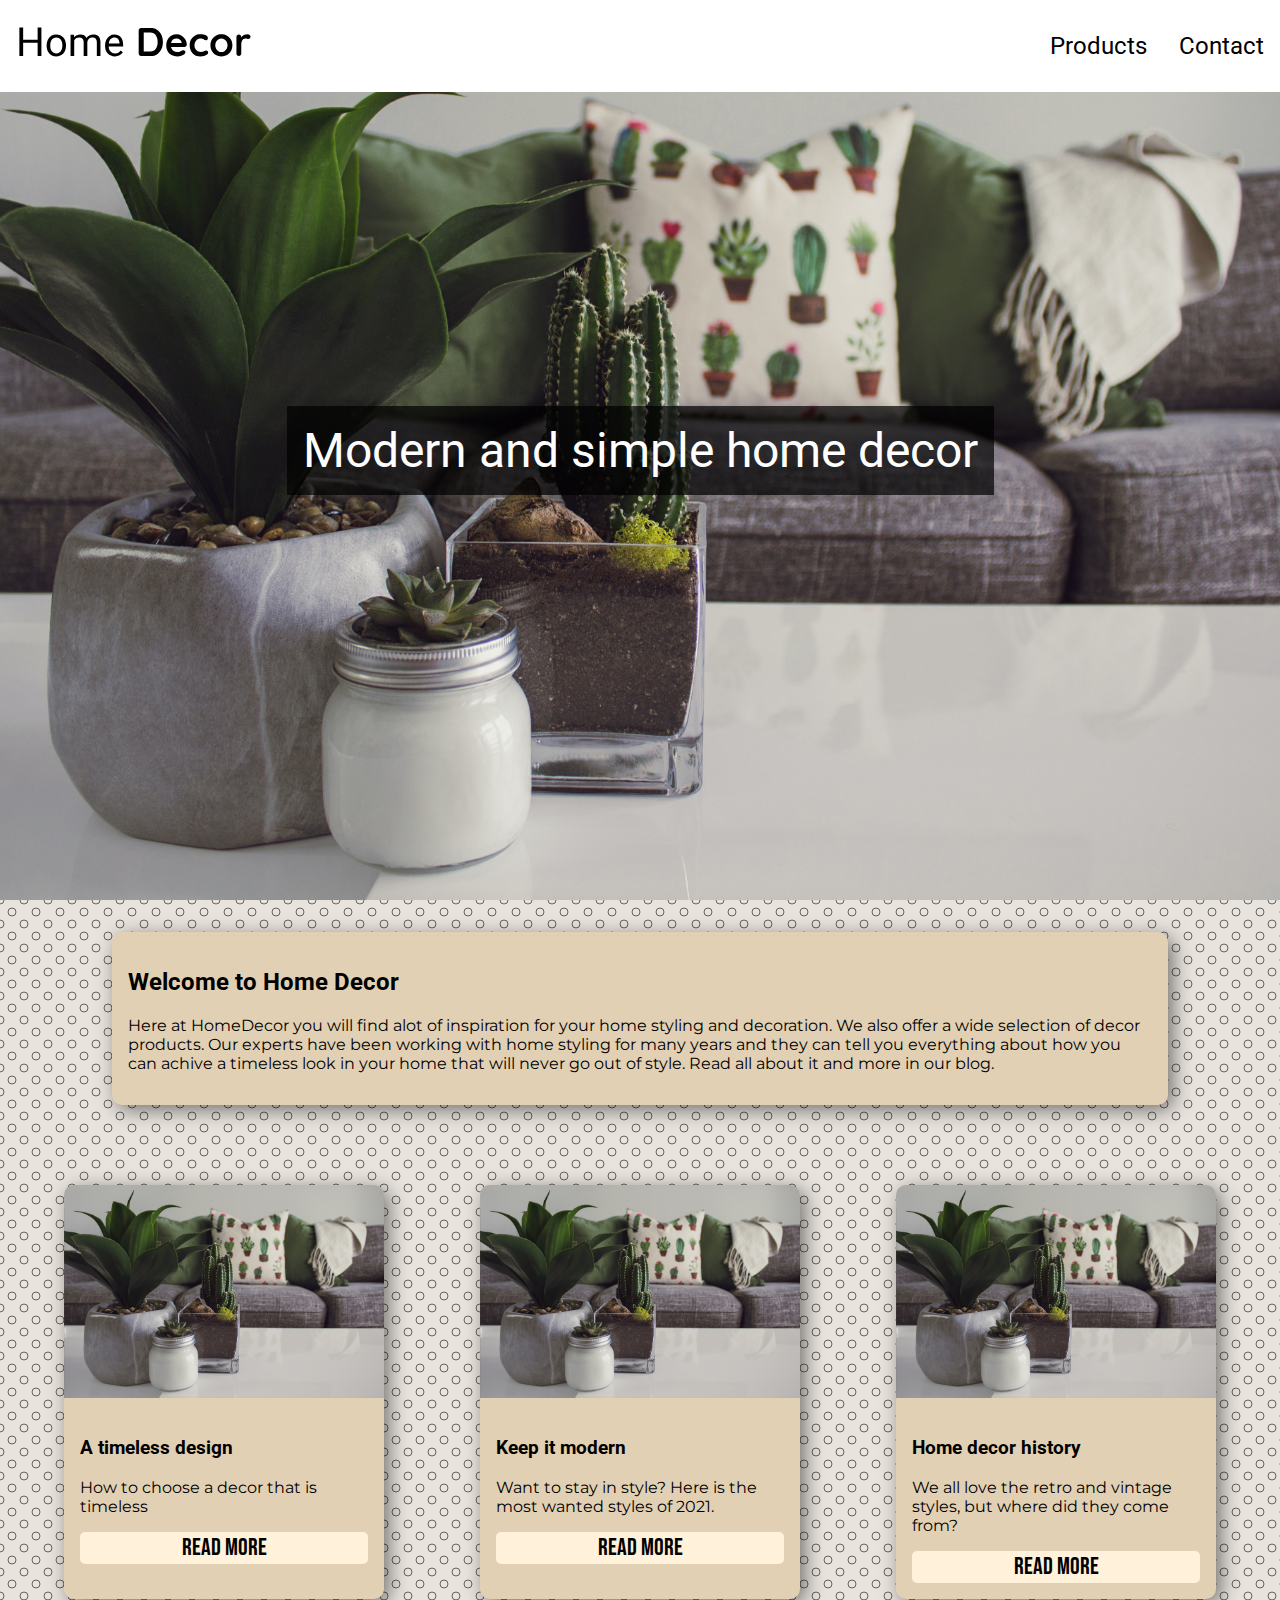
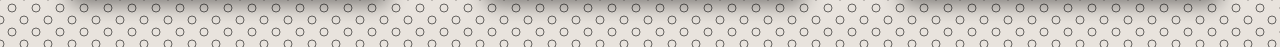
<file: index.html>
<!DOCTYPE html>
<html lang="en">
<head>
    <meta charset="UTF-8">
    <meta http-equiv="X-UA-Compatible" content="IE=edge">
    <meta name="viewport" content="width=device-width, initial-scale=1.0">
    <title>Design2 | MA</title>
    <link rel="stylesheet" href="css/style.css">
</head>
<body>
    <header>
        <div class="logo">
            <img src="img/Group 1.svg" alt="home decor logo">
        </div>
        <div class="navbar">
            <ul>
                <li><a href="products.html">Products</a></li>
                <li>Contact</li>
            </ul>
        </div>
    </header>
    <main class="home-main">
        <div class="hero">
            <div class="hero-text">
                <h1>Modern and simple home decor</h1>
            </div>
        </div>
        <div class="info">
            <h2>Welcome to Home Decor</h2>
            <p>Here at HomeDecor you will find alot of inspiration for your home styling and decoration. We also offer a wide selection of decor products. Our experts have been working with home styling for many years and they can tell you everything about how you can achive a timeless look in your home that will never go out of style. Read all about it and more in our blog.</p>
        </div>
        <div class="cards">
            <div class="card">
                <img src="img/pexels-designecologist-1005058.jpg" alt="">
                <div class="card-text">
                    <h3>A timeless design</h3>
                    <p>How to choose a decor that is timeless</p>
                    <button class="card-btn">Read more</button>
                </div>
            </div>
            <div class="card">
                <img src="img/pexels-designecologist-1005058.jpg" alt="">
                <div class="card-text">
                    <h3>Keep it modern</h3>
                    <p>Want to stay in style? Here is the most wanted styles of 2021.</p>
                    <button class="card-btn">Read more</button>
                </div>
            </div>
            <div class="card">
                <img src="img/pexels-designecologist-1005058.jpg" alt="">
                <div class="card-text">
                    <h3>Home decor history</h3>
                    <p>We all love the retro and vintage styles, but where did they come from?</p>
                    <button class="card-btn">Read more</button>
                </div>
            </div>
        </div>
    </main>
</body>
</html>
</file>
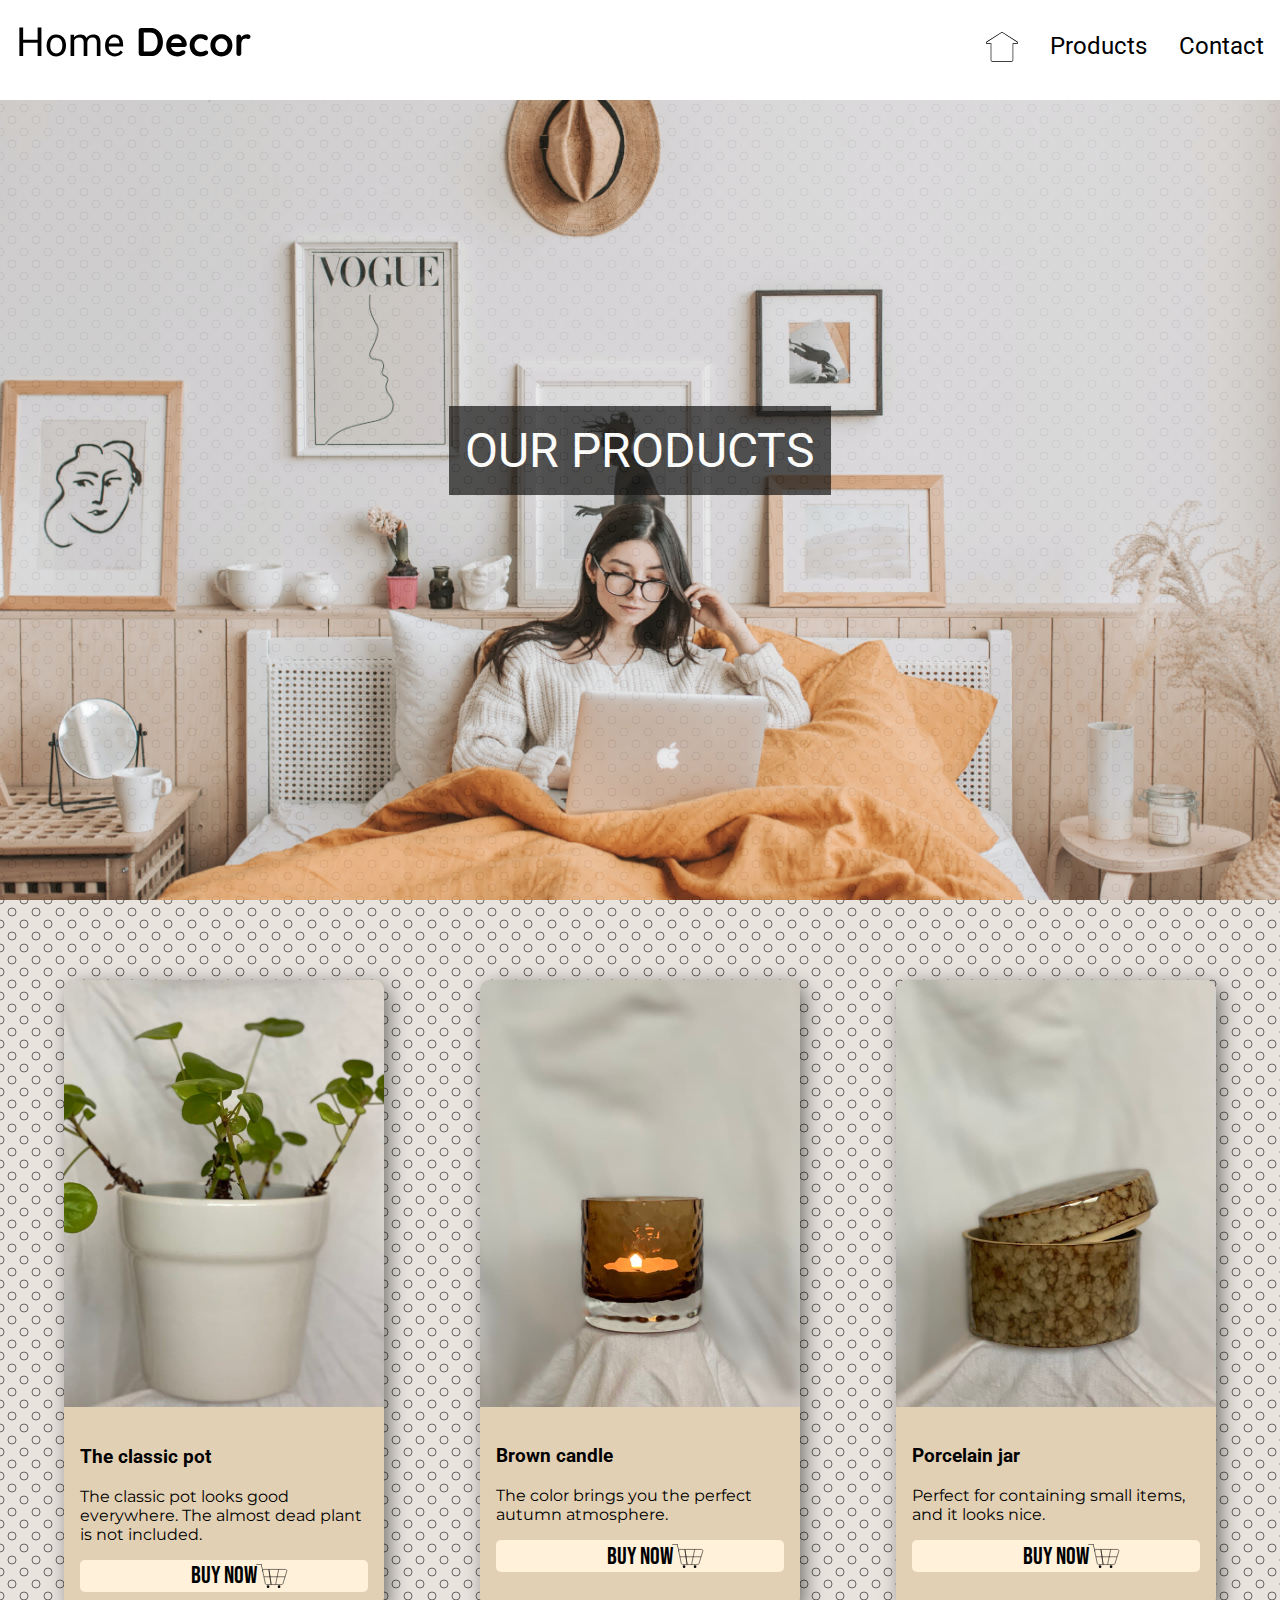
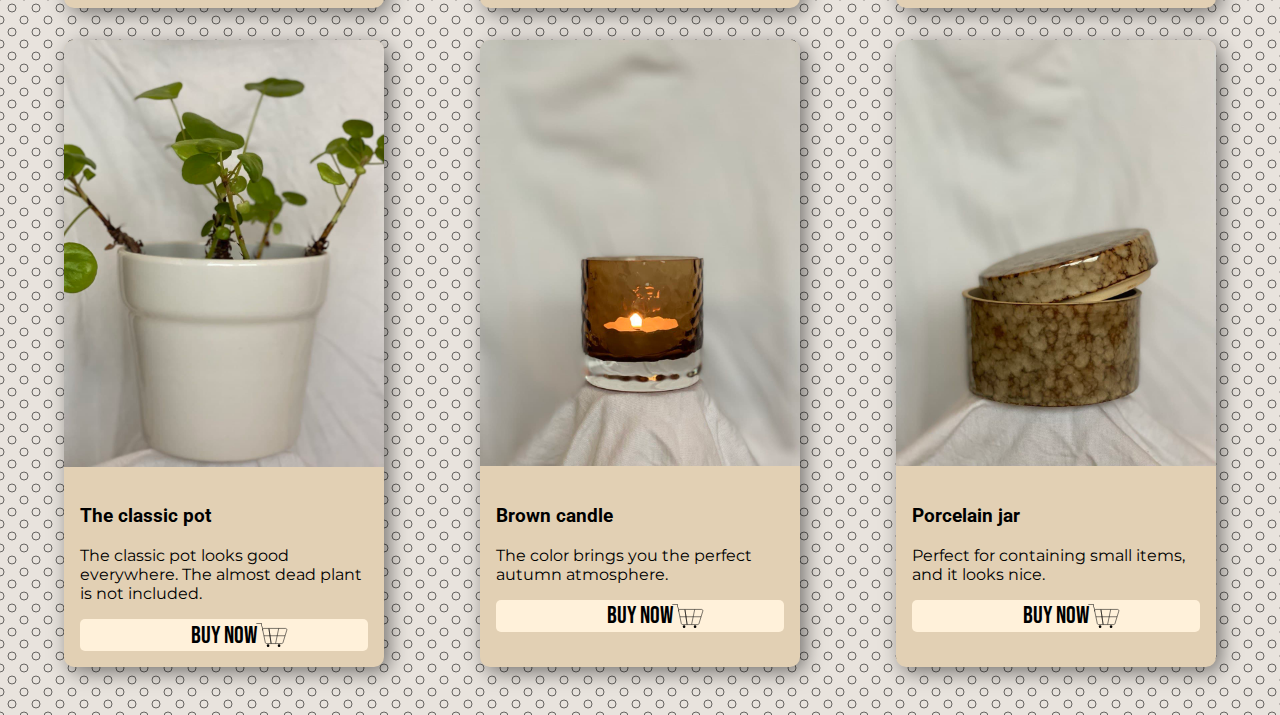
<file: products.html>
<!DOCTYPE html>
<html lang="en">
<head>
    <meta charset="UTF-8">
    <meta http-equiv="X-UA-Compatible" content="IE=edge">
    <meta name="viewport" content="width=device-width, initial-scale=1.0">
    <title>Design2 | MA1</title>
    <link rel="stylesheet" href="css/style.css">
</head>
<body>
    <header>
        <div class="logo">
            <img src="img/Group 1.svg" alt="home decor logo">
        </div>
        <div class="navbar">
            <ul>
                <li><a href="index.html"><img class="home-btn" src="icons/Union.svg" alt="House, home button"></a></li>
                <li><a href="products.html">Products</a></li>
                <li>Contact</li>
            </ul>
        </div>
    </header>
    <main class="products-main">
        <div class="products-hero">
            <div class="hero-text">
                <h1>OUR PRODUCTS</h1>
            </div>
        </div>
        <div class="cards">
            <div class="card">
                <img src="img/photo_2021-10-28_16-15-17.jpg" alt="">
                <div class="card-text">
                    <h3>The classic pot</h3>
                    <p>The classic pot looks good everywhere. The almost dead plant is not included.</p>
                    <button class="card-btn">Buy Now <img class="icon" src="icons/Group 1348.svg" alt="shopping cart icon"></button>
                </div>
            </div>
            <div class="card">
                <img src="img/photo_2021-10-28_16-15-20.jpg" alt="">
                <div class="card-text">
                    <h3>Brown candle</h3>
                    <p>The color brings you the perfect autumn atmosphere.</p>
                    <button class="card-btn">Buy Now <img class="icon" src="icons/Group 1348.svg" alt="shopping cart icon"></button>
                </div>
            </div>
            <div class="card">
                <img src="img/photo_2021-10-28_16-16-38.jpg" alt="">
                <div class="card-text">
                    <h3>Porcelain jar</h3>
                    <p>Perfect for containing small items, and it looks nice.</p>
                    <button class="card-btn">Buy Now <img class="icon" src="icons/Group 1348.svg" alt="shopping cart icon"></button>
                </div>
            </div>
            <div class="card">
                <img src="img/photo_2021-10-28_16-15-17.jpg" alt="">
                <div class="card-text">
                    <h3>The classic pot</h3>
                    <p>The classic pot looks good everywhere. The almost dead plant is not included.</p>
                    <button class="card-btn">Buy Now <img class="icon" src="icons/Group 1348.svg" alt="shopping cart icon"></button>
                </div>
            </div>
            <div class="card">
                <img src="img/photo_2021-10-28_16-15-20.jpg" alt="">
                <div class="card-text">
                    <h3>Brown candle</h3>
                    <p>The color brings you the perfect autumn atmosphere.</p>
                    <button class="card-btn">Buy Now <img class="icon" src="icons/Group 1348.svg" alt="shopping cart icon"></button>
                </div>
            </div>
            <div class="card">
                <img src="img/photo_2021-10-28_16-16-38.jpg" alt="">
                <div class="card-text">
                    <h3>Porcelain jar</h3>
                    <p>Perfect for containing small items, and it looks nice.</p>
                    <button class="card-btn">Buy Now <img class="icon" src="icons/Group 1348.svg" alt="shopping cart icon"></button>
                </div>
            </div>
        </div>
    </main>
</body>
</html>
</file>
<file: css/style.css>
@import url("https://fonts.googleapis.com/css2?family=Bebas+Neue&family=Montserrat&family=Roboto&display=swap");

body {
  font-family: "Roboto", sans-serif;
  margin: 0;
  background-color: #e8e3dd;
  background-image: url(../img/22.svg);
}
h1,
h2,
h3 {
  font-family: "Roboto", sans-serif;
}
p {
  font-family: "Montserrat", sans-serif;
}
button {
  font-family: "Bebas Neue", cursive;
  font-size: 1.5rem;
}
header {
  display: flex;
  justify-content: space-between;
  background-color: white;
  padding: 1rem;
  position: fixed;
  z-index: 2;
  width: 100%;
}
.logo img {
  width: 15rem;
}
.navbar ul li {
  list-style-type: none;
  padding-right: 2rem;
  font-size: 1.5rem;
}
.navbar ul {
  display: flex;
  margin-left: 3rem;
}
a {
  text-decoration: none;
  color: black;
}

main {
  width: 100%;
  margin: 0 auto;
  background-color: #e8e3dd70;
  height: 100%;
  padding-bottom: 2rem;
}
.hero {
  width: 100%;
  height: 100vh;
  background-image: url(../img/pexels-designecologist-1005058.jpg);
  background-repeat: no-repeat;
  background-size: cover;
  background-position: center;
  position: relative;
  margin-bottom: 2rem;
  display: flex;
  align-items: center;
  justify-content: center;
}
.hero-text {
  background-color: rgba(0, 0, 0, 0.7);
  color: white;
  display: flex;
  justify-content: center;
  align-items: center;
  padding: 1rem;
}
.hero-text h1 {
  font-weight: 400;
  font-size: 3rem;
  margin: 0;
}
.cards {
  display: flex;
  flex-wrap: wrap;
  justify-content: center;
  margin-top: 4rem;
}
.card {
  margin: 1rem 3rem 1rem 3rem;
  width: 20rem;
  border-radius: 10px;
  box-shadow: 5px 5px 20px rgba(0, 0, 0, 0.5);
  background-color: #e2d0b4;
}
.card-text {
  padding: 1rem;
}
.card-btn {
  width: 100%;
  height: 2rem;
  border: none;
  border-radius: 5px;
  background-color: rgb(255, 241, 218);
  color: black;
  display: flex;
  align-items: center;
  justify-content: center;
  position: relative;
}
.card img {
  width: 100%;
  border-radius: 10px 10px 0 0;
}
.info {
  width: 80%;
  margin: 0 auto;
  padding: 1rem;
  border-radius: 10px;
  box-shadow: 5px 5px 20px rgba(0, 0, 0, 0.5);
  background-color: #e2d0b4;
}

.products-hero {
  width: 100%;
  height: 100vh;
  background-image: url(../img/pexels-vlada-karpovich-4050387.jpg);
  background-repeat: no-repeat;
  background-size: cover;
  background-position: center;
  position: relative;
  margin-bottom: 2rem;
  display: flex;
  align-items: center;
  justify-content: center;
  opacity: 0.9;
}

.icon {
  height: 1.5rem;
  position: absolute;
  left: 3rem;
}
.home-btn {
  width: 2rem;
}
</file>
